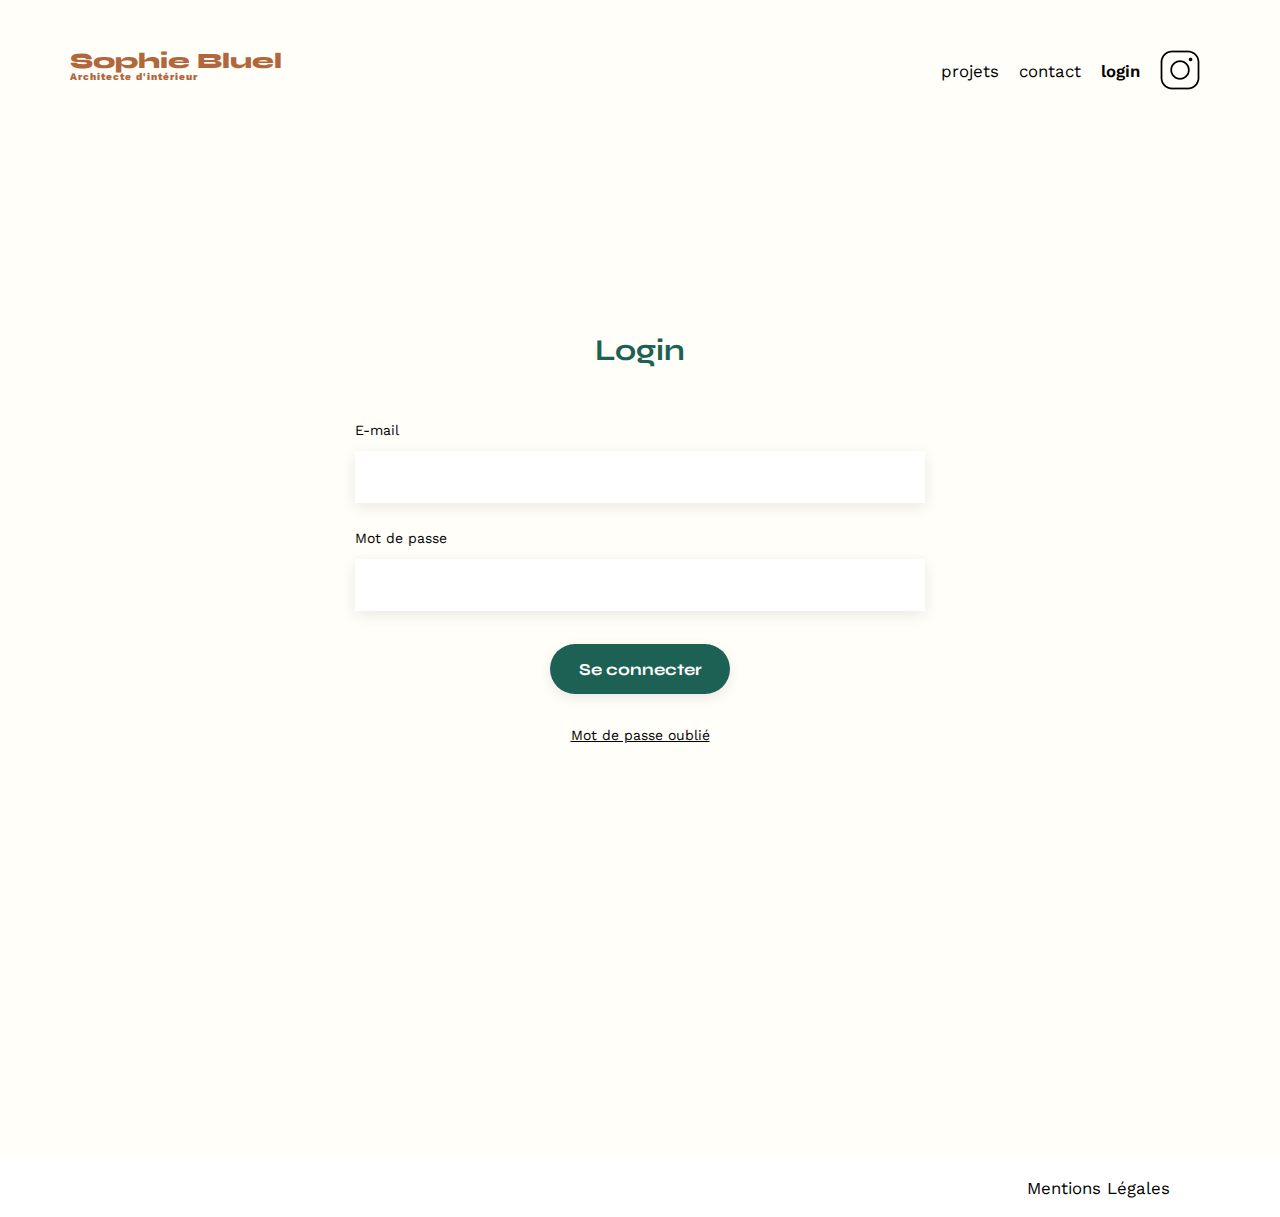
<file: login.html>
<!DOCTYPE html>
<html lang="fr">
<head>
	<meta charset="UTF-8">
	<title>Sophie Bluel - Architecte d'intérieur</title>
	<meta name="viewport" content="width=device-width, initial-scale=1.0">
	<link rel="preconnect" href="https://fonts.googleapis.com">
	<link rel="preconnect" href="https://fonts.gstatic.com" crossorigin>
	<link href="https://fonts.googleapis.com/css2?family=Syne:wght@700;800&family=Work+Sans&display=swap" rel="stylesheet">
	<meta name="description" content="">
	<link rel="stylesheet" href="./assets/style.css">
	<script type="module" src="../FrontEnd/assets/login.js"></script>
</head>
<body id="page-login">
    <header>
        <a href="./index.html">
            <h1>Sophie Bluel <span>Architecte d'intérieur</span></h1>
        </a>
        <nav>
            <ul>
                <li><a href="./index.html#portfolio">projets</a></li>
                <li><a href="./index.html#contact">contact</a></li>
                <li><a href="./login.html" class="header-login">login</a></li>
                <li><img src="./assets/icons/instagram.png" alt="Instagram"></li>
            </ul>
        </nav>
    </header>
    <main>
        <section class="login-form">
            <h2>Login</h2>
            <form action="#" method="post" id="loginForm"  autocomplete="on">
              <label for="email">E-mail</label>
              <input type="email" name="email" id="email" required>
              <label for="password">Mot de passe</label>
              <input type="password" name="password" id="password" required>
              <input type="submit" value="Se connecter">
            </form>
            <p><a href="">Mot de passe oublié</a></p>
          </section>
    </main>
    <footer>
        <nav>
            <ul>
                <li>Mentions Légales</li>
            </ul>
        </nav>
    </footer>
</body>
</html>
</file>
<file: assets/style.css>
/* http://meyerweb.com/eric/tools/.mode-edition/reset/
   v2.0 | 20110126
   License: none (public domain)
*/

html, body, div, span, applet, object, iframe,
h1, h2, h3, h4, h5, h6, p, blockquote, pre,
a, abbr, acronym, addr.mode-edition, big, cite, code,
del, dfn, em, img, ins, kbd, q, s, samp,
small, strike, strong, sub, sup, tt, var,
b, u, i, center,
dl, dt, dd, ol, ul, li,
fieldset, form, label, legend,
table, caption, tbody, tfoot, thead, tr, th, td,
article, aside, canvas, details, embed,
figure, figcaption, footer, header, hgroup,
menu, nav, output, ruby, section, summary,
time, mark, audio, video {
	margin: 0;
	padding: 0;
	border: 0;
	font-size: 100%;
	font: inherit;
	vertical-align: baseline;
}
/* HTML5 display-role reset for older browsers */
article, aside, details, figcaption, figure,
footer, header, hgroup, menu, nav, section {
	display: block;
}
header a{
	text-decoration: none;
	color: black;
}

body {
	line-height: 1;
}
ol, ul {
	list-style: none;
}
blockquote, q {
	quotes: none;
}
blockquote:before, blockquote:after,
q:before, q:after {
	content: '';
	content: none;
}
table {
	border-collapse: collapse;
	border-spacing: 0;
}
/** end reset **/
body {
	max-width: 1140px;
	margin:auto;
	font-family: 'Work Sans' ;
	font-size: 14px;
	background-color:#FFFEF8;;
}


header {
	display: flex;
	justify-content: space-between;
	margin: 50px 0;
	
}
section {
	margin: 50px 0
}

h1{
	display: flex;
	flex-direction: column;
	font-family: 'Syne';
	font-size: 22px;
	font-weight: 800;
	color: #B1663C
}

h1 > span {
	font-family: 'Work Sans';
	font-size:10px;
	letter-spacing: 0.1em;
;
}

h2{
	font-family: 'Syne';
	font-weight: 700;
	font-size: 30px;
	color: #1D6154
}
nav ul {
	display: flex;
	align-items: center;
	list-style-type: none;

}
nav li {
	padding: 0 10px;
	font-size: 1.2em;
}

li:hover {
	color: #B1663C;
}

#btnLogin:hover, #btnLogout:hover {
	font-weight: 600;
}



#introduction {
	display: flex;
	align-items: center;
}
#introduction figure {
	flex: 1
}
#introduction img {
	display: block;
	margin: auto;
	width: 80%;
}

#introduction article {
	flex: 1
}
#introduction h2 {
	margin-bottom: 1em;
}

#introduction p {
	margin-bottom: 0.5em;
}
#portfolio h2 {
	text-align: center;
}
.gallery {
	width: 100%;
	display: grid;
	grid-template-columns: 1fr 1fr 1fr;
	grid-column-gap: 20px;
	grid-row-gap: 20px;
}

.gallery img {
	width: 100%;

}
#contact {
	width: 50%;
margin: auto;
}
#contact > * {
	text-align: center;

}
#contact h2{
	margin-bottom: 20px;
}
#contact form, .login-form form , .form-container{
	text-align: left;
	margin-top:30px;
	display: flex;
	flex-direction: column;
}

#contact input, .login-form input,  .form-info-photo input, select{
	height: 50px;
	font-size: 1.2em;
	border: none;
	box-shadow: 0px 4px 14px rgba(0, 0, 0, 0.09);
}
#contact label, #loginForm label, .form-info-photo label{
	margin: 2em 0 1em 0;
}
#contact textarea {
	border: none;
	box-shadow: 0px 4px 14px rgba(0, 0, 0, 0.09);
}

input[type="submit"]{
	font-family: 'Syne';
	font-weight: 700;
	color: white;
	background-color: #1D6154;
	margin : 2em auto ;
	width: 180px;
	text-align: center;
	border-radius: 60px ;
	cursor: pointer;
}

footer{
	background-color: white;
	height: 60px;
	margin: 0 calc(50% - 50vw);
	position: relative;
}

footer nav{
	background-color: #ffffff;
	position: absolute;
	right: 100px;
	bottom: 20px;
}

footer nav ul {
	display: flex;
	justify-content: flex-end;
}

.title-container{
	height: 267px;
	display: flex;
	flex-direction: column;
	justify-content: flex-end;
	position: relative;
}


.mode-edition{
	position: relative;
	display: flex;
	justify-content: center;
	align-items: center;
	top: -30px;
	margin-top: 140px;

}
.mode-edition h2{
	position: absolute;
	left: 50%;
	transform: translateX(-50%);
}


.btn-modifier::before{
	content: "\f044"; 
	font-family: FontAwesome;
	margin-right: 0.5em;
}  

.btn-modifier {
	margin-left: 370px;
	line-height: normal;
	font-family: Work Sans;
	cursor: pointer;
	border: none;
	background-color: #FFFEF8;
	font-size: 14px;
  }

.filtres{
	display: flex;
	gap: 10px;
	height: 37px;
	margin: 51px auto;
	justify-content: space-between;
	}

/* .filtres button{
	color: #1D6154;
	background-color: white;
	height: 37px;
	text-align: center;
	font-family: Syne;
	font-size: 16px;
	font-weight: 700;
	border-radius: 60px;
	border: 1px solid #1D6154;
} */

.btn-filtrer{
	display: none;
}

.btn-filtrer:checked + label{
	background-color: #1D6154;
	color: white
}



.filtres label{
	color: #1D6154;
	background-color: white;
	text-align: center;
	font-family: Syne;
	font-size: 16px;
	font-weight: 700;
	height: 37px;
	line-height: 37px;
	border-radius: 60px;
	border: 1px solid #1D6154;
	padding: 0 20px;
}

/* .btn-tous, .btn-objets {
	width: 18%; 
}
.btn-appartement{
	width: 26%;
}
.btn-hotel{
	width: 32%;
} */

/* Page Login */

#page-login{

	height: 1024px;
}

.header-login{
	font-weight: 600;
}

.login-form{
margin: 242px auto 415px;
width: 50%;
}


.login-form > * {
	text-align: center;
}

.login-form p a {
	color: inherit;
}

/* index login */

.header-edition{
	height: 59px;
	background-color: black;
	margin: 0 calc(50% - 50vw);
	display: flex;
	justify-content: center;
	align-items: center;
}

.header-edition p{
	color: white;
	text-align: center;
	text-decoration: none;
}

.header-edition p::before {
	content: "\f044"; 
	font-family: FontAwesome;
	margin-right: 0.5em;
  }


/* modal */
#closeModalBtn, #btn-back{
	cursor: pointer;
}

#modal-bg{
	position: fixed;
	top: 0;
	bottom: 0;
	right: 0;
	left: 0;
	background-color:rgba(0, 0, 0, 0.30);
}


#modal-container{
	position: absolute;
	width: 630px;
	height: 688px;
	top: 600px;
	left: 50%;
	transform: translateX(-50%);
	border-radius: 10px;
	background-color: #FFF;
	z-index: 1;
	}


#modal-content h3{
	color: #000;
	text-align: center;
	font-family: Work Sans;
	font-size: 26px;
	font-style: normal;
	font-weight: 400;
	line-height: normal;
	margin-bottom: 40px;
	
}

#modal-content{
	width: 420px;
	display: flex;
	flex-direction: column;
	align-items: center;
	margin: 20px auto 45px;
}

hr{
	width: 100%;
	height: 1px;
	background-color: #B3B3B3;
	border: 0;
}
.modal-top{
	position: relative;
	width: 570px;
	left: 50%;
	transform: translateX(-50%);
	margin-top: 26px;
	display: flex;
	justify-content: space-between;
	flex-direction: row-reverse;
}


.gallery-modal{
	width: 100%;
	display: grid;
	grid-template-columns: 1fr 1fr 1fr 1fr 1fr;
	grid-template-rows: 1fr 1fr 1fr 1fr;
	grid-column-gap: 6.2px;
	grid-row-gap: 20px;
	overflow: auto;
	height: 430px;

}

.gallery-modal img{
	width: 100%;
}
#modal{
	display: none;
}

.projet-modal{
	position: relative;
	height: 100%;
}
.projet-modal div{
	height: 17px;
	width: 17px;
	background-color: black;
	border-radius: 2px;
	text-align: center;
	line-height: 19px;
	position: absolute;
	top: 7px;
	right: 5px;
}

.remove-projet{
	cursor: pointer;
}


#btnAjout, #submitBtn{
	font-family: 'Syne';
	font-weight: 700;
	color: white;
	background-color: #1D6154;
	margin : 2em auto ;
	width: 240px;
	height: 36px;
	text-align: center;
	border-radius: 60px ;
	border: none;
	cursor: pointer;
}

#submitBtn{
	font-family: 'Syne';
	font-weight: 700;
	color: white;
	background-color: #A7A7A7;
	margin : 2em auto ;
	width: 240px;
	height: 36px;
	text-align: center;
	border-radius: 60px ;
	border: none;
	cursor: pointer;
}

#submitBtn:disabled{
	background-color: #A7A7A7;
}


/* modale -ajout photo- */

.form-container {
    display: flex;
    flex-direction: column;
    width: 420px;
	height: 400px;
}

.form-photo {
    text-align: center;
    height: 170px;
    border-radius: 3px;
    background-color: #E8F1F6;
}

.form-photo svg{
    margin-top: 13px;
}

.form-photo p{
    color: #444;
    text-align: center;
    font-family: Work Sans;
    font-size: 10px;
    font-style: normal;
    font-weight: 400;
    line-height: normal;
}

.btn-upload{
    
    background-color:#CBD6DC;
    margin :auto ;
    width: 180px;
    height:36px;
	border-radius: 60px ;
	text-align: center;
    font-family: Work Sans;
	font-size: 14px;
    font-style: normal;
    font-weight: 500;
	color: #306685;
    line-height: 36px;
}



.form-info-photo label{
    color: #3D3D3D;
    font-family: Work Sans;
    font-size: 14px;
    font-style: normal;
    font-weight: 500;
    line-height: normal;
	display: block;
}

#photoUploader label {
	display: block;
    margin-bottom: 5px;
	cursor:pointer;
}


input[type="file"]{
  display:none;
  cursor: pointer;
}

.form-container input, #category {
    width: 100%;
    padding: 8px;
    box-sizing: border-box;
}

#imgPreview {
    max-width: 100%;
    max-height: 170px;
}
</file>
